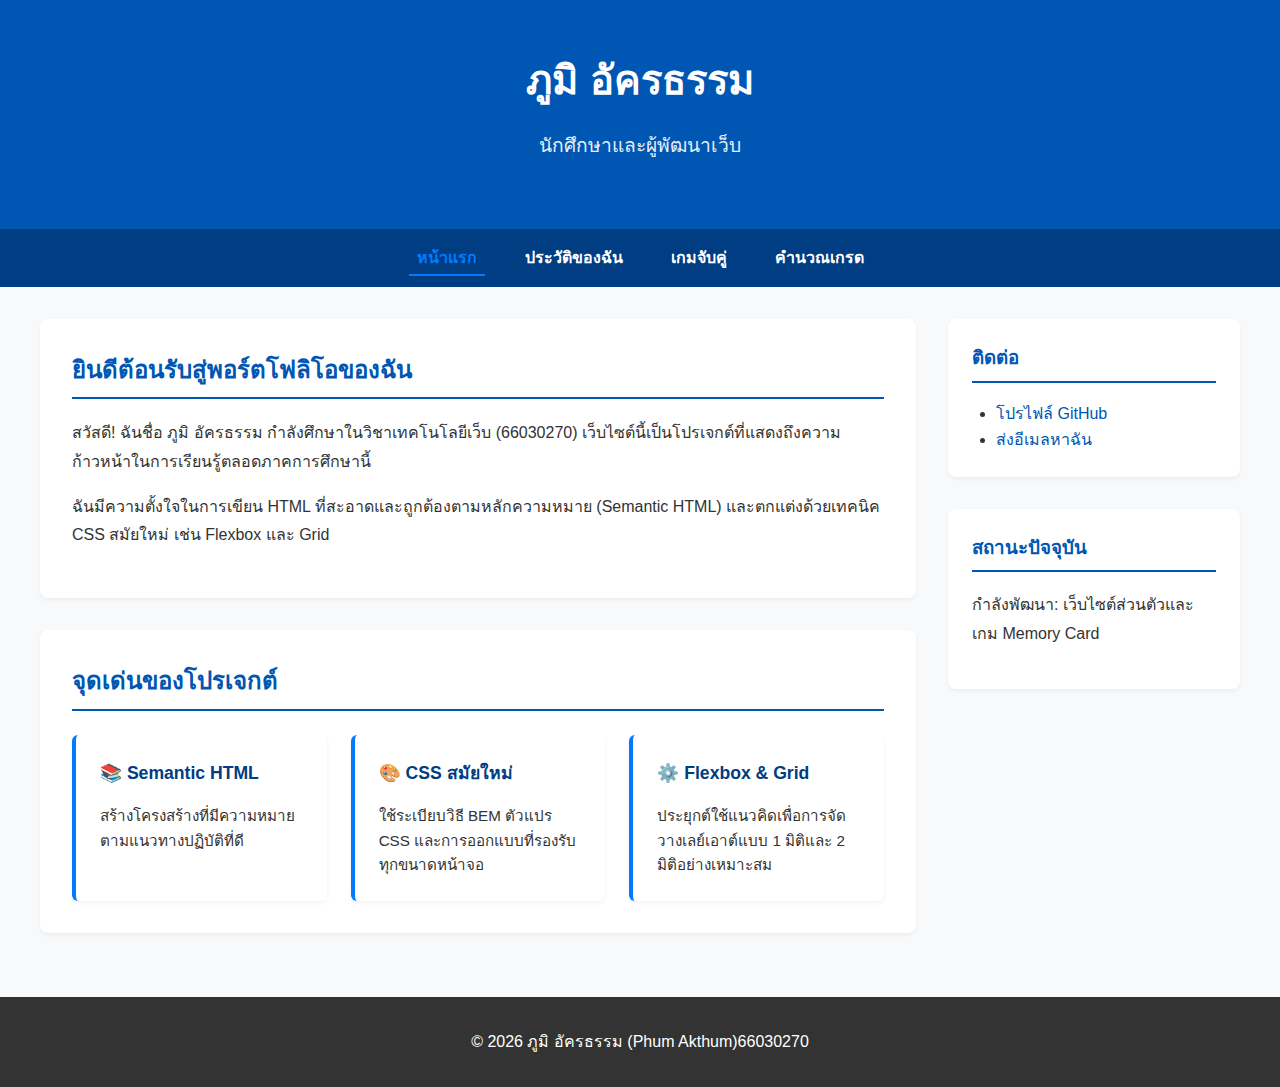
<file: index.html>
<!DOCTYPE html>
<html lang="th">

<head>
    <meta charset="UTF-8">
    <meta name="viewport" content="width=device-width, initial-scale=1.0">
    <meta name="description"
        content="เว็บไซต์ส่วนตัวของภูมิ อัครธรรม นักศึกษา KMITL แสดงพอร์ตโฟลิโอ ประวัติย่อ และโปรเจกต์ JavaScript">
    <meta name="author" content="ภูมิ อัครธรรม (Phum Akrthum)">
    <meta name="theme-color" content="#0056b3">
    <!-- Open Graph: สำหรับแชร์บนโซเชียลมีเดีย -->
    <meta property="og:title" content="ภูมิ อัครธรรม - พอร์ตโฟลิโอ">
    <meta property="og:description"
        content="เว็บไซต์ส่วนตัวของภูมิ อัครธรรม นักศึกษา KMITL แสดงประวัติย่อและโปรเจกต์ JavaScript">
    <meta property="og:type" content="website">
    <meta property="og:url" content="https://PhumAkrthum.github.io/Personal-Website-Project-66030270/">
    <title>ภูมิ อัครธรรม - พอร์ตโฟลิโอ | เว็บไซต์ส่วนตัว</title>
    <link rel="stylesheet" href="css/style.css">
</head>

<body>
    <header class="header">
        <h1 class="header__title">ภูมิ อัครธรรม</h1>
        <p class="header__subtitle">นักศึกษาและผู้พัฒนาเว็บ</p>
    </header>

    <nav class="nav">
        <ul class="nav__list">
            <li class="nav__item"><a href="index.html" class="nav__link nav__link--active">หน้าแรก</a></li>
            <li class="nav__item"><a href="cv.html" class="nav__link">ประวัติของฉัน</a></li>
            <li class="nav__item"><a href="app.html" class="nav__link">เกมจับคู่</a></li>
            <li class="nav__item"><a href="gpa.html" class="nav__link">คำนวณเกรด</a></li>
        </ul>
    </nav>

    <!-- Progressive Enhancement: แจ้งเตือนถ้าปิด JavaScript -->
    <noscript>
        <div
            style="background:#fff3cd;color:#856404;text-align:center;padding:0.75rem;border-bottom:1px solid #ffc107;">
            ⚠️ บางฟีเจอร์ของเว็บไซต์นี้ต้องใช้ JavaScript เปิด JavaScript เพื่อประสบการณ์ที่ดีที่สุด
        </div>
    </noscript>

    <main class="main-content">
        <article class="main-content__article">
            <section id="about" class="card">
                <h2 class="card__title">ยินดีต้อนรับสู่พอร์ตโฟลิโอของฉัน</h2>
                <div class="card__content">
                    <p class="card__text">สวัสดี! ฉันชื่อ ภูมิ อัครธรรม กำลังศึกษาในวิชาเทคโนโลยีเว็บ
                        (66030270) เว็บไซต์นี้เป็นโปรเจกต์ที่แสดงถึงความก้าวหน้าในการเรียนรู้ตลอดภาคการศึกษานี้</p>
                    <p class="card__text">ฉันมีความตั้งใจในการเขียน HTML ที่สะอาดและถูกต้องตามหลักความหมาย (Semantic
                        HTML) และตกแต่งด้วยเทคนิค
                        CSS สมัยใหม่ เช่น Flexbox และ Grid</p>
                </div>
            </section>

            <section id="features" class="card">
                <h2 class="card__title">จุดเด่นของโปรเจกต์</h2>
                <div class="feature-grid">
                    <div class="feature-item">
                        <h3 class="feature-item__title">📚 Semantic HTML</h3>
                        <p class="feature-item__desc">สร้างโครงสร้างที่มีความหมายตามแนวทางปฏิบัติที่ดี
                        </p>
                    </div>
                    <div class="feature-item">
                        <h3 class="feature-item__title">🎨 CSS สมัยใหม่</h3>
                        <p class="feature-item__desc">ใช้ระเบียบวิธี BEM ตัวแปร CSS และการออกแบบที่รองรับทุกขนาดหน้าจอ
                        </p>
                    </div>
                    <div class="feature-item">
                        <h3 class="feature-item__title">⚙️ Flexbox & Grid</h3>
                        <p class="feature-item__desc">ประยุกต์ใช้แนวคิดเพื่อการจัดวางเลย์เอาต์แบบ 1 มิติและ
                            2 มิติอย่างเหมาะสม</p>
                    </div>
                </div>
            </section>
        </article>

        <aside class="main-content__sidebar">
            <div class="card card--small">
                <h3 class="card__title">ติดต่อ</h3>
                <ul class="card__list">
                    <li><a href="https://github.com/PhumAkrthum" target="_blank" rel="noopener"
                            class="card__link">โปรไฟล์ GitHub</a>
                    </li>
                    <li><a href="mailto:contact@example.com" class="card__link">ส่งอีเมลหาฉัน</a></li>
                </ul>
            </div>
            <div class="card card--small">
                <h3 class="card__title">สถานะปัจจุบัน</h3>
                <p class="card__text">กำลังพัฒนา: เว็บไซต์ส่วนตัวและเกม Memory Card</p>
            </div>
        </aside>
    </main>

    <footer class="footer">
        <p class="footer__text">&copy; 2026 ภูมิ อัครธรรม (Phum Akthum)66030270</p>
    </footer>

    <script src="js/script.js" defer></script>
</body>

</html>
</file>
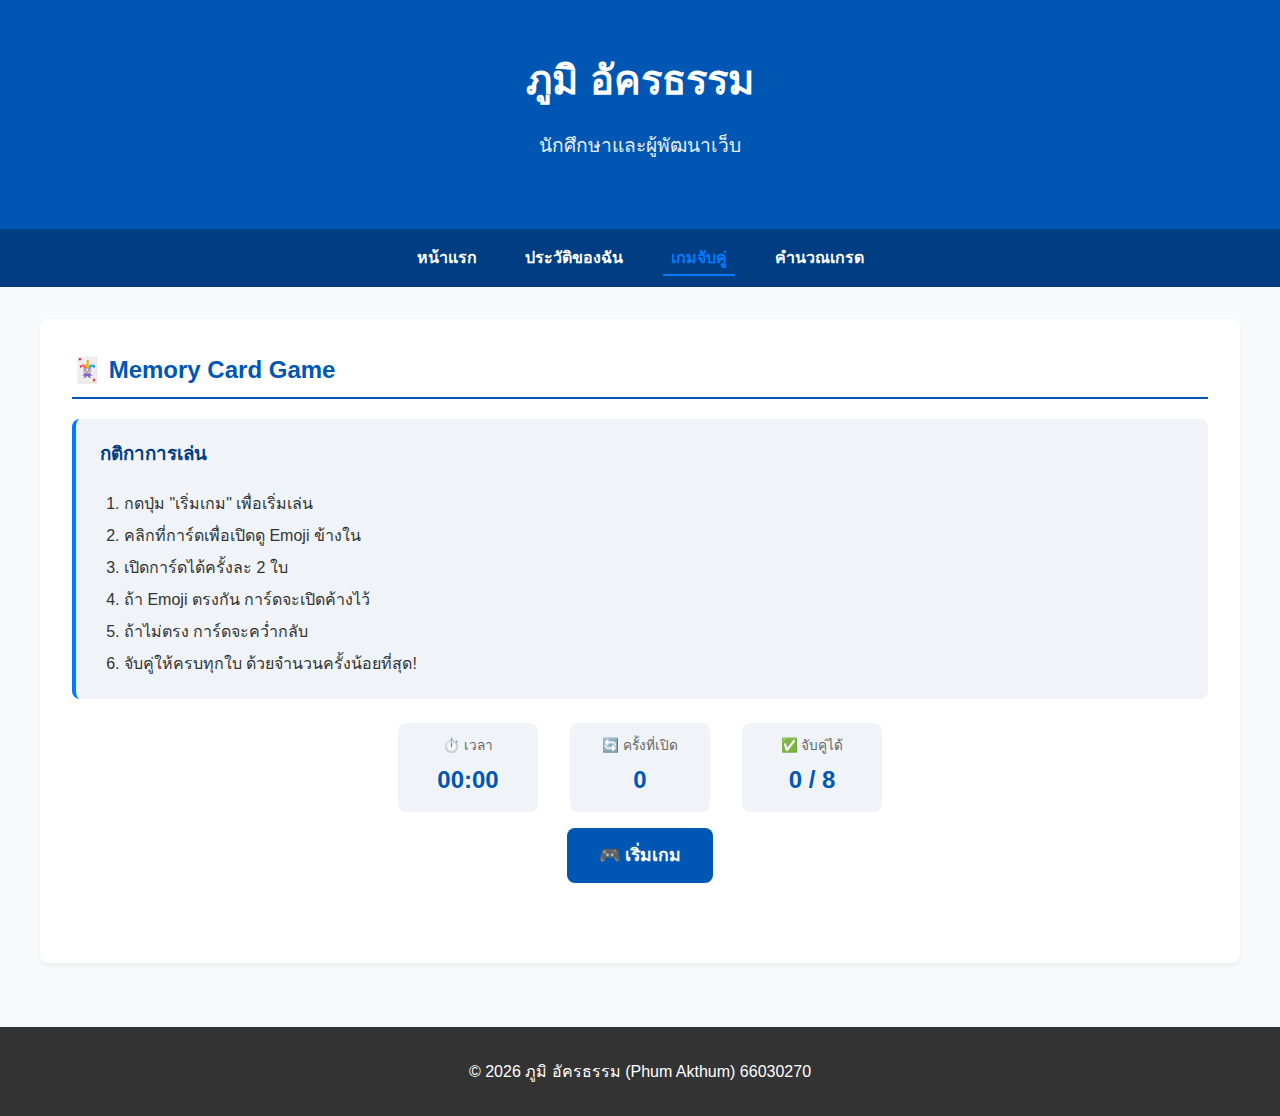
<file: app.html>
<!DOCTYPE html>
<html lang="th">

<head>
    <meta charset="UTF-8">
    <meta name="viewport" content="width=device-width, initial-scale=1.0">
    <meta name="description"
        content="เกม Memory Card จับคู่การ์ด Emoji ฝึกความจำ สร้างด้วย JavaScript พร้อมจับเวลาและบันทึกสถิติ">
    <meta name="author" content="ภูมิ อัครธรรม (Phum Akrthum)">
    <meta name="theme-color" content="#0056b3">
    <!-- Open Graph -->
    <meta property="og:title" content="Memory Card Game - ภูมิ อัครธรรม">
    <meta property="og:description"
        content="เกมจับคู่การ์ด Emoji ฝึกความจำ สร้างด้วย JavaScript พร้อมจับเวลาและบันทึกสถิติ">
    <meta property="og:type" content="website">
    <meta property="og:url" content="https://PhumAkrthum.github.io/Personal-Website-Project-66030270/app.html">
    <title>Memory Card Game - ภูมิ อัครธรรม | เว็บไซต์ส่วนตัว</title>
    <link rel="stylesheet" href="css/style.css">
    <link rel="stylesheet" href="css/game.css">
</head>

<body>
    <header class="header">
        <h1 class="header__title">ภูมิ อัครธรรม</h1>
        <p class="header__subtitle">นักศึกษาและผู้พัฒนาเว็บ</p>
    </header>

    <nav class="nav">
        <ul class="nav__list">
            <li class="nav__item"><a href="index.html" class="nav__link">หน้าแรก</a></li>
            <li class="nav__item"><a href="cv.html" class="nav__link">ประวัติของฉัน</a></li>
            <li class="nav__item"><a href="app.html" class="nav__link nav__link--active">เกมจับคู่</a></li>
            <li class="nav__item"><a href="gpa.html" class="nav__link">คำนวณเกรด</a></li>
        </ul>
    </nav>

    <main class="main-content" style="grid-template-columns: 1fr;">

        <!-- Progressive Enhancement: เนื้อหาที่แสดงแม้ปิด JavaScript -->
        <article class="main-content__article">
            <section class="card">
                <h2 class="card__title">🃏 Memory Card Game</h2>

                <!-- กฎกติกา: แสดงเสมอแม้ไม่มี JS (Progressive Enhancement) -->
                <noscript>
                    <div class="game-noscript">
                        <p>⚠️ เกมนี้ต้องใช้ JavaScript ในการทำงาน กรุณาเปิด JavaScript ในเบราว์เซอร์ของคุณ</p>
                    </div>
                </noscript>

                <div class="game-rules">
                    <h3>กติกาการเล่น</h3>
                    <ol>
                        <li>กดปุ่ม "เริ่มเกม" เพื่อเริ่มเล่น</li>
                        <li>คลิกที่การ์ดเพื่อเปิดดู Emoji ข้างใน</li>
                        <li>เปิดการ์ดได้ครั้งละ 2 ใบ</li>
                        <li>ถ้า Emoji ตรงกัน การ์ดจะเปิดค้างไว้</li>
                        <li>ถ้าไม่ตรง การ์ดจะคว่ำกลับ</li>
                        <li>จับคู่ให้ครบทุกใบ ด้วยจำนวนครั้งน้อยที่สุด!</li>
                    </ol>
                </div>

                <!-- ส่วนควบคุมเกม -->
                <div class="game-controls" id="gameControls">
                    <div class="game-stats">
                        <div class="game-stats__item">
                            <span class="game-stats__label">⏱️ เวลา</span>
                            <span class="game-stats__value" id="timer">00:00</span>
                        </div>
                        <div class="game-stats__item">
                            <span class="game-stats__label">🔄 ครั้งที่เปิด</span>
                            <span class="game-stats__value" id="moves">0</span>
                        </div>
                        <div class="game-stats__item">
                            <span class="game-stats__label">✅ จับคู่ได้</span>
                            <span class="game-stats__value" id="pairs">0 / 8</span>
                        </div>
                    </div>
                    <button class="game-btn" id="startBtn">🎮 เริ่มเกม</button>
                </div>

                <!-- กระดานเกม: การ์ด 4x4 -->
                <div class="game-board" id="gameBoard">
                    <!-- การ์ดจะถูกสร้างโดย JavaScript -->
                </div>

                <!-- ข้อความชนะ -->
                <div class="game-win" id="gameWin" hidden>
                    <h3 class="game-win__title">🎉 ยินดีด้วย!</h3>
                    <p class="game-win__text" id="winMessage"></p>
                    <button class="game-btn" id="restartBtn">🔄 เล่นอีกครั้ง</button>
                </div>

            </section>
        </article>
    </main>

    <footer class="footer">
        <p class="footer__text">&copy; 2026 ภูมิ อัครธรรม (Phum Akthum) 66030270</p>
    </footer>

    <script src="js/script.js"></script>
    <script src="js/game.js"></script>
</body>

</html>
</file>
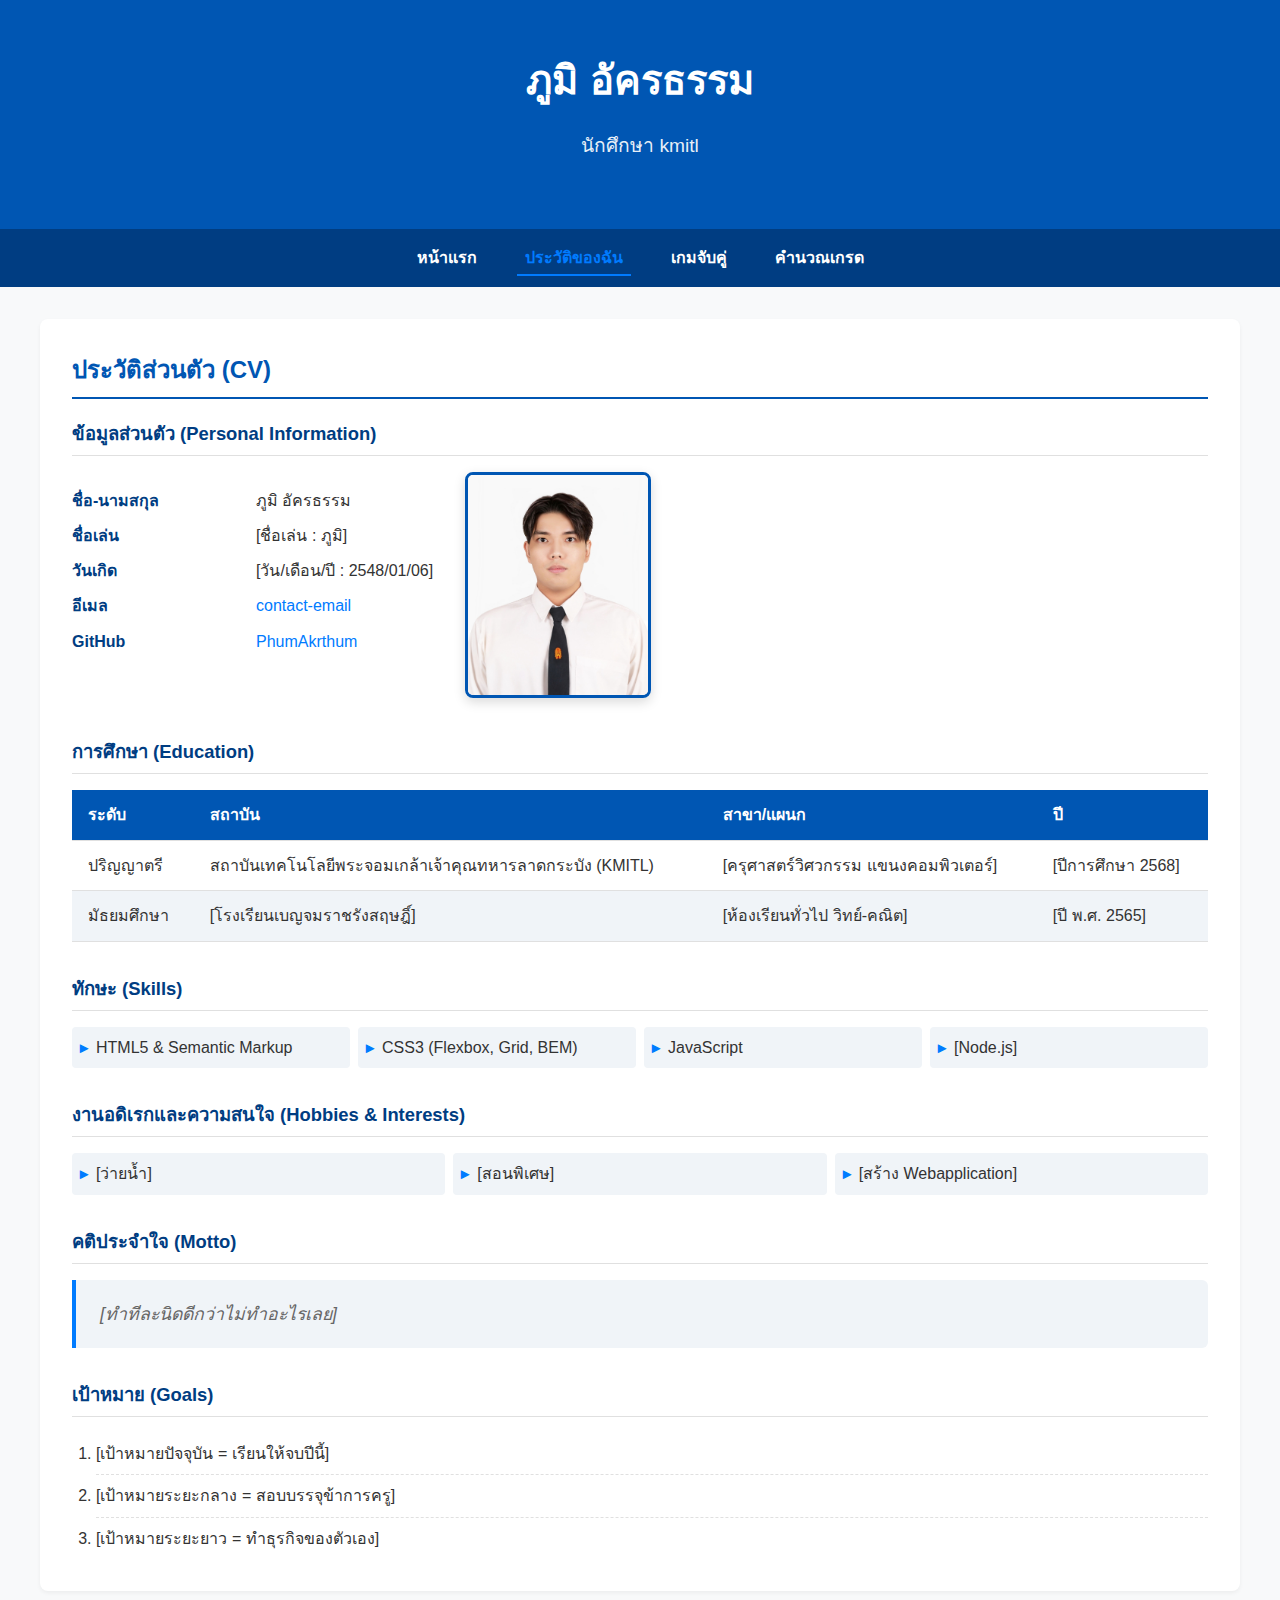
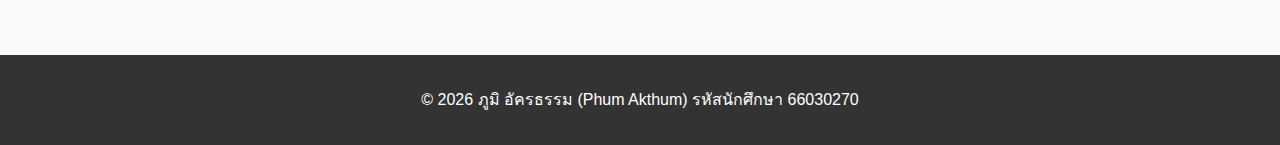
<file: cv.html>
<!DOCTYPE html>
<html lang="th">

<head>
    <meta charset="UTF-8">
    <meta name="viewport" content="width=device-width, initial-scale=1.0">
    <meta name="description"
        content="ประวัติส่วนตัว (CV) ของภูมิ อัครธรรม นักศึกษา KMITL ข้อมูลการศึกษา ทักษะ และเป้าหมาย">
    <meta name="author" content="ภูมิ อัครธรรม (Phum Akrthum)">
    <meta name="theme-color" content="#0056b3">
    <!-- Open Graph -->
    <meta property="og:title" content="ประวัติของฉัน - ภูมิ อัครธรรม">
    <meta property="og:description" content="ประวัติส่วนตัว การศึกษา ทักษะ และเป้าหมายของภูมิ อัครธรรม นักศึกษา KMITL">
    <meta property="og:type" content="profile">
    <meta property="og:url" content="https://PhumAkrthum.github.io/Personal-Website-Project-66030270/cv.html">
    <title>ประวัติของฉัน - ภูมิ อัครธรรม | เว็บไซต์ส่วนตัว</title>
    <link rel="stylesheet" href="css/style.css">
</head>

<body>
    <header class="header">
        <h1 class="header__title">ภูมิ อัครธรรม</h1>
        <p class="header__subtitle">นักศึกษา kmitl</p>
    </header>

    <nav class="nav">
        <ul class="nav__list">
            <li class="nav__item"><a href="index.html" class="nav__link">หน้าแรก</a></li>
            <li class="nav__item"><a href="cv.html" class="nav__link nav__link--active">ประวัติของฉัน</a></li>
            <li class="nav__item"><a href="app.html" class="nav__link">เกมจับคู่</a></li>
            <li class="nav__item"><a href="gpa.html" class="nav__link">คำนวณเกรด</a></li>
        </ul>
    </nav>

    <!-- Progressive Enhancement: แจ้งเตือนถ้าปิด JavaScript -->
    <noscript>
        <div
            style="background:#fff3cd;color:#856404;text-align:center;padding:0.75rem;border-bottom:1px solid #ffc107;">
            ⚠️ บางฟีเจอร์ของเว็บไซต์นี้ต้องใช้ JavaScript เปิด JavaScript เพื่อประสบการณ์ที่ดีที่สุด
        </div>
    </noscript>

    <main class="main-content">
        <article class="main-content__article" style="grid-column: 1 / -1;">
            <section id="cv" class="card">
                <h2 class="card__title">ประวัติส่วนตัว (CV)</h2>
                <div class="card__content">


                    <h3>ข้อมูลส่วนตัว (Personal Information)</h3>
                    <div class="cv-profile">
                        <dl class="cv-info">
                            <dt>ชื่อ-นามสกุล</dt>
                            <dd>ภูมิ อัครธรรม</dd>

                            <dt>ชื่อเล่น</dt>
                            <dd>[ชื่อเล่น : ภูมิ]</dd>

                            <dt>วันเกิด</dt>
                            <dd>[วัน/เดือน/ปี : 2548/01/06]</dd>

                            <dt>อีเมล</dt>
                            <dd><a href="66030270@kmitl.ac.th">contact-email</a></dd>

                            <dt>GitHub</dt>
                            <dd><a href="https://github.com/PhumAkrthum" target="_blank" rel="noopener">PhumAkrthum</a>
                            </dd>
                        </dl>
                        <figure class="cv-photo">
                            <img src="img/Phum.jpg" alt="รูปโปรไฟล์ของภูมิ อัครธรรม นักศึกษา KMITL"
                                class="cv-photo__img" width="180" height="220" loading="lazy">
                        </figure>
                    </div>


                    <h3>การศึกษา (Education)</h3>
                    <table class="cv-table">
                        <thead>
                            <tr>
                                <th>ระดับ</th>
                                <th>สถาบัน</th>
                                <th>สาขา/แผนก</th>
                                <th>ปี</th>
                            </tr>
                        </thead>
                        <tbody>
                            <tr>
                                <td>ปริญญาตรี</td>
                                <td>สถาบันเทคโนโลยีพระจอมเกล้าเจ้าคุณทหารลาดกระบัง (KMITL)</td>
                                <td>[ครุศาสตร์วิศวกรรม แขนงคอมพิวเตอร์]</td>
                                <td>[ปีการศึกษา 2568]</td>
                            </tr>
                            <tr>
                                <td>มัธยมศึกษา</td>
                                <td>[โรงเรียนเบญจมราชรังสฤษฎิ์]</td>
                                <td>[ห้องเรียนทั่วไป วิทย์-คณิต]</td>
                                <td>[ปี พ.ศ. 2565]</td>
                            </tr>
                        </tbody>
                    </table>


                    <h3>ทักษะ (Skills)</h3>
                    <ul class="cv-list">
                        <li>HTML5 &amp; Semantic Markup</li>
                        <li>CSS3 (Flexbox, Grid, BEM)</li>
                        <li>JavaScript</li>
                        <li>[Node.js]</li>
                    </ul>


                    <h3>งานอดิเรกและความสนใจ (Hobbies &amp; Interests)</h3>
                    <ul class="cv-list">
                        <li>[ว่ายน้ำ]</li>
                        <li>[สอนพิเศษ]</li>
                        <li>[สร้าง Webapplication]</li>
                    </ul>


                    <h3>คติประจำใจ (Motto)</h3>
                    <blockquote class="cv-quote">
                        <p>[ทำทีละนิดดีกว่าไม่ทำอะไรเลย]</p>
                    </blockquote>


                    <h3>เป้าหมาย (Goals)</h3>
                    <ol class="cv-goals">
                        <li>[เป้าหมายปัจจุบัน = เรียนให้จบปีนี้]</li>
                        <li>[เป้าหมายระยะกลาง = สอบบรรจุข้าการครู]</li>
                        <li>[เป้าหมายระยะยาว = ทำธุรกิจของตัวเอง]</li>
                    </ol>

                </div>
            </section>
        </article>
    </main>

    <footer class="footer">
        <p class="footer__text">&copy; 2026 ภูมิ อัครธรรม (Phum Akthum) รหัสนักศึกษา 66030270</p>
    </footer>

    <script src="js/script.js"></script>
</body>

</html>
</file>
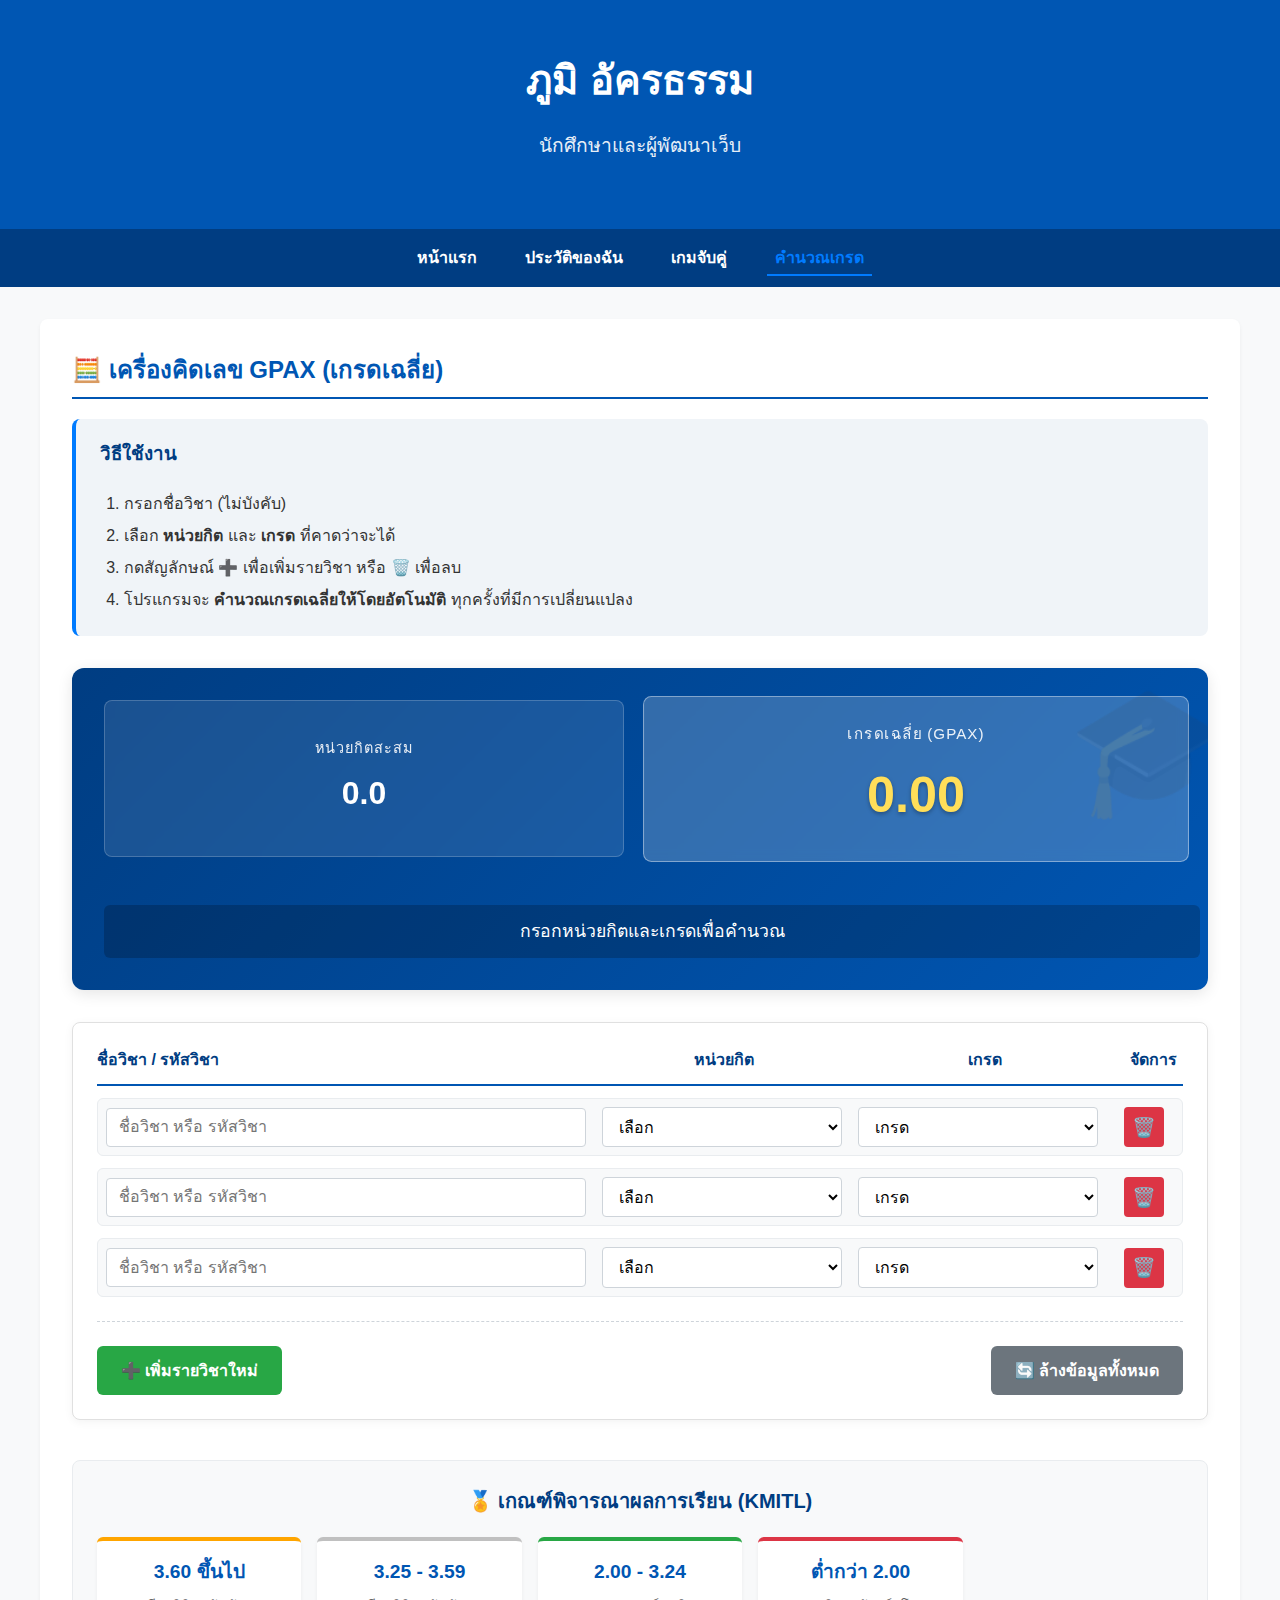
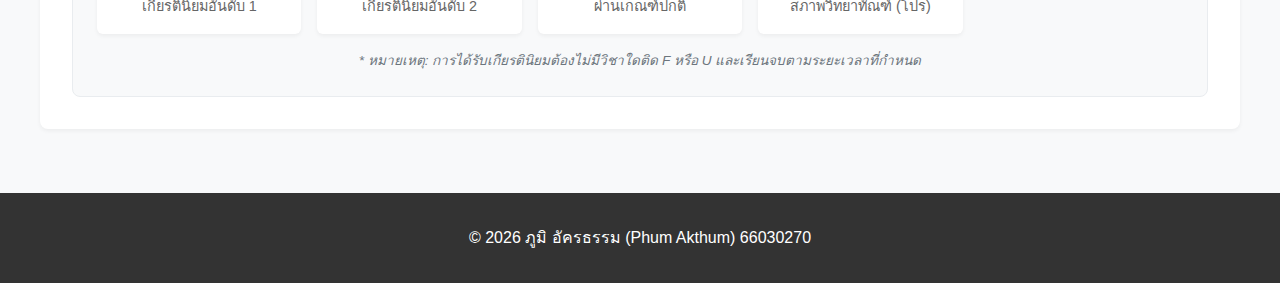
<file: gpa.html>
<!DOCTYPE html>
<html lang="th">

<head>
    <meta charset="UTF-8">
    <meta name="viewport" content="width=device-width, initial-scale=1.0">
    <meta name="description" content="โปรแกรมคำนวณเกรดเฉลี่ย (GPAX) สำหรับนักศึกษา สร้างด้วย JavaScript">
    <meta name="author" content="ภูมิ อัครธรรม (Phum Akrthum)">
    <meta name="theme-color" content="#0056b3">
    <!-- Open Graph -->
    <meta property="og:title" content="GPAX Calculator - ภูมิ อัครธรรม">
    <meta property="og:description" content="โปรแกรมช่วยคำนวณเกรดเฉลี่ยสะสม (GPAX) สำหรับนักศึกษา">
    <meta property="og:type" content="website">
    <meta property="og:url" content="https://PhumAkrthum.github.io/Personal-Website-Project-66030270/gpa.html">
    <title>GPAX Calculator - ภูมิ อัครธรรม | เว็บไซต์ส่วนตัว</title>
    <link rel="stylesheet" href="css/style.css">
    <link rel="stylesheet" href="css/gpa.css">
</head>

<body>
    <header class="header">
        <h1 class="header__title">ภูมิ อัครธรรม</h1>
        <p class="header__subtitle">นักศึกษาและผู้พัฒนาเว็บ</p>
    </header>

    <nav class="nav">
        <ul class="nav__list">
            <li class="nav__item"><a href="index.html" class="nav__link">หน้าแรก</a></li>
            <li class="nav__item"><a href="cv.html" class="nav__link">ประวัติของฉัน</a></li>
            <li class="nav__item"><a href="app.html" class="nav__link">เกมจับคู่</a></li>
            <li class="nav__item"><a href="gpa.html" class="nav__link nav__link--active">คำนวณเกรด</a></li>
        </ul>
    </nav>

    <main class="main-content" style="grid-template-columns: 1fr;">

        <!-- Progressive Enhancement: เนื้อหาที่แสดงแม้ปิด JavaScript -->
        <article class="main-content__article">
            <section class="card">
                <h2 class="card__title">🧮 เครื่องคิดเลข GPAX (เกรดเฉลี่ย)</h2>

                <!-- กรณีปิด JavaScript -->
                <noscript>
                    <div class="gpa-noscript">
                        <p>⚠️ แอปพลิเคชันคำนวณเกรดต้องใช้ JavaScript ในการทำงาน กรุณาเปิดใช้งาน JavaScript
                            ในเบราว์เซอร์ของคุณ</p>
                    </div>
                </noscript>

                <div class="gpa-container" id="gpaContainer">

                    <div class="gpa-instructions">
                        <h3>วิธีใช้งาน</h3>
                        <ol>
                            <li>กรอกชื่อวิชา (ไม่บังคับ)</li>
                            <li>เลือก <strong>หน่วยกิต</strong> และ <strong>เกรด</strong> ที่คาดว่าจะได้</li>
                            <li>กดสัญลักษณ์ ➕ เพื่อเพิ่มรายวิชา หรือ 🗑️ เพื่อลบ</li>
                            <li>โปรแกรมจะ <strong>คำนวณเกรดเฉลี่ยให้โดยอัตโนมัติ</strong> ทุกครั้งที่มีการเปลี่ยนแปลง
                            </li>
                        </ol>
                    </div>

                    <!-- ส่วนแสดงผลลัพธ์ -->
                    <div class="gpa-result-box">
                        <div class="gpa-result-item">
                            <span class="gpa-result-label">หน่วยกิตสะสม</span>
                            <span class="gpa-result-value" id="totalCredits">0.0</span>
                        </div>
                        <div class="gpa-result-item gpa-result-item--highlight">
                            <span class="gpa-result-label">เกรดเฉลี่ย (GPAX)</span>
                            <span class="gpa-result-value gpa-result-value--large" id="gpaxScore">0.00</span>
                        </div>
                        <div class="gpa-result-message" id="gpaMessage">มาเริ่มคำนวณเกรดกันเถอะ!</div>
                    </div>

                    <!-- ฟอร์มกรอกข้อมูล (CSS Grid) -->
                    <div class="gpa-form">
                        <div class="gpa-form-header">
                            <div>ชื่อวิชา / รหัสวิชา</div>
                            <div>หน่วยกิต</div>
                            <div>เกรด</div>
                            <div>จัดการ</div>
                        </div>

                        <!-- รายการวิชาจะถูกเพิ่มด้วย JavaScript ที่นี่ -->
                        <div id="courseList" class="gpa-course-list">
                            <!-- แถวตัวอย่างที่จะถูกลบออกเมื่อ JS โหลด -->
                        </div>

                        <div class="gpa-actions">
                            <button type="button" class="gpa-btn gpa-btn--add" id="addCourseBtn">
                                ➕ เพิ่มรายวิชาใหม่
                            </button>
                            <button type="button" class="gpa-btn gpa-btn--clear" id="clearAllBtn">
                                🔄 ล้างข้อมูลทั้งหมด
                            </button>
                        </div>
                    </div>

                    <!-- เกณฑ์การให้คะแนน (เกียรตินิยม) -->
                    <div class="gpa-criteria">
                        <h3 class="gpa-criteria-title">🏅 เกณฑ์พิจารณาผลการเรียน (KMITL)</h3>
                        <div class="gpa-criteria-grid">
                            <div class="gpa-criteria-item gpa-criteria-item--first">
                                <span class="gpa-criteria-score">3.60 ขึ้นไป</span>
                                <span class="gpa-criteria-desc">เกียรตินิยมอันดับ 1</span>
                            </div>
                            <div class="gpa-criteria-item gpa-criteria-item--second">
                                <span class="gpa-criteria-score">3.25 - 3.59</span>
                                <span class="gpa-criteria-desc">เกียรตินิยมอันดับ 2</span>
                            </div>
                            <div class="gpa-criteria-item gpa-criteria-item--normal">
                                <span class="gpa-criteria-score">2.00 - 3.24</span>
                                <span class="gpa-criteria-desc">ผ่านเกณฑ์ปกติ</span>
                            </div>
                            <div class="gpa-criteria-item gpa-criteria-item--danger">
                                <span class="gpa-criteria-score">ต่ำกว่า 2.00</span>
                                <span class="gpa-criteria-desc">สภาพวิทยาทัณฑ์ (โปร)</span>
                            </div>
                        </div>
                        <p class="gpa-criteria-note">* หมายเหตุ: การได้รับเกียรตินิยมต้องไม่มีวิชาใดติด F หรือ U
                            และเรียนจบตามระยะเวลาที่กำหนด</p>
                    </div>

                </div>

            </section>
        </article>
    </main>

    <footer class="footer">
        <p class="footer__text">&copy; 2026 ภูมิ อัครธรรม (Phum Akthum) 66030270</p>
    </footer>

    <script src="js/script.js"></script>
    <script src="js/gpa.js"></script>
</body>

</html>
</file>
<file: css/style.css>
/* CSS Variables - Design System */
:root {
    --primary-color: #0056b3;
    /* Professional Blue */
    --secondary-color: #003d82;
    /* Darker Blue */
    --accent-color: #007bff;
    /* Light Blue for highlights */
    --text-main: #333333;
    --text-light: #666666;
    --bg-main: #f8f9fa;
    /* Light gray for soft background */
    --bg-white: #ffffff;
}

body {
    font-family: 'Segoe UI', Tahoma, Geneva, Verdana, sans-serif;
    margin: 0;
    padding: 0;
    background-color: var(--bg-main);
    color: var(--text-main);
    line-height: 1.6;
}

/* Blocks and Elements (BEM Methodology) */

.header {
    background-color: var(--primary-color);
    color: var(--bg-white);
    padding: 3rem 0;
    text-align: center;
    box-shadow: 0 4px 6px rgba(0, 0, 0, 0.1);
}

.header__title {
    margin: 0;
    font-size: 2.5rem;
}

.header__subtitle {
    font-size: 1.2rem;
    opacity: 0.9;
}

.nav {
    background-color: var(--secondary-color);
    padding: 1rem 0;
}

.nav__list {
    list-style-type: none;
    margin: 0;
    padding: 0;
    /* Module 03: Flexbox Container */
    display: flex;
    flex-direction: row;
    /* Default Main Axis */
    justify-content: center;
    /* Align along Main Axis */
    align-items: center;
    /* Align along Cross Axis */
    flex-wrap: wrap;
    /* Allow wrapping on small screens */
    gap: 2rem;
}

.nav__link {
    color: var(--bg-white);
    text-decoration: none;
    font-weight: bold;
    transition: color 0.3s ease;
    padding: 0.5rem;
    /* Better click area */
}

.nav__link:hover {
    color: var(--accent-color);
}

.nav__link--active {
    color: var(--accent-color);
    border-bottom: 2px solid var(--accent-color);
}

/* Module 03: CSS Grid for Main Layout */
.main-content {
    max-width: 1200px;
    margin: 2rem auto;
    padding: 0 1rem;
    display: grid;
    /* 2 columns: 3fr for article, 1fr for sidebar (75% / 25% roughly) */
    grid-template-columns: 3fr 1fr;
    gap: 2rem;
}

/* Ensure child elements take up their grid areas */
/* .main-content__article is implicitly placed in column 1 */

.main-content__sidebar {
    /* Implicitly placed in column 2 */
    display: flex;
    flex-direction: column;
    gap: 2rem;
}

/* Module 03: CSS Grid for Feature Items */
.feature-grid {
    display: grid;
    /* Create responsive columns that fill the space, minimum 200px wide */
    grid-template-columns: repeat(auto-fit, minmax(200px, 1fr));
    gap: 1.5rem;
    margin-top: 1.5rem;
}

.feature-item {
    background: var(--bg-white);
    padding: 1.5rem;
    border-radius: 6px;
    border-left: 4px solid var(--accent-color);
    box-shadow: 0 2px 4px rgba(0, 0, 0, 0.05);
}

.feature-item__title {
    margin-top: 0;
    color: var(--secondary-color);
    font-size: 1.1rem;
}

.feature-item__desc {
    margin-bottom: 0;
    font-size: 0.95rem;
}

.card {
    background: var(--bg-white);
    padding: 2rem;
    border-radius: 8px;
    box-shadow: 0 2px 4px rgba(0, 0, 0, 0.05);
    /* For spacing if not in a grid/flex container */
    margin-bottom: 2rem;
}

.main-content__article .card:last-child {
    margin-bottom: 0;
}

.card--small {
    padding: 1.5rem;
    margin-bottom: 0;
    /* Override because sidebar uses flex gap */
}

.card__title {
    color: var(--primary-color);
    border-bottom: 2px solid var(--primary-color);
    padding-bottom: 0.5rem;
    margin-top: 0;
}

.card__text {
    line-height: 1.8;
}

.card__list {
    padding-left: 1.5rem;
    margin-bottom: 0;
}

.card__link {
    color: var(--primary-color);
    text-decoration: none;
    font-weight: 500;
}

.card__link:hover {
    text-decoration: underline;
    color: var(--accent-color);
}

/* === CV Page Styles === */

/* Profile section: Flex container วางข้อมูลส่วนตัวและรูปโปรไฟล์เคียงกัน */
.cv-profile {
    display: flex;
    gap: 2rem;
    align-items: flex-start;
    margin: 1rem 0 2rem;
}

.cv-photo {
    margin: 0;
    flex-shrink: 0;
}

.cv-photo__img {
    width: 180px;
    height: 220px;
    object-fit: cover;
    border-radius: 8px;
    border: 3px solid var(--primary-color);
    box-shadow: 0 4px 12px rgba(0, 0, 0, 0.15);
}

/* Definition List: ข้อมูลส่วนตัว - ใช้ Grid แบ่ง 2 คอลัมน์ (label : value) */
.cv-info {
    display: grid;
    grid-template-columns: 160px 1fr;
    gap: 0.6rem 1.5rem;
    margin: 1rem 0 2rem;
    padding: 0;
}

.cv-info dt {
    font-weight: bold;
    color: var(--secondary-color);
}

.cv-info dd {
    margin: 0;
}

.cv-info dd a {
    color: var(--accent-color);
    text-decoration: none;
}

.cv-info dd a:hover {
    text-decoration: underline;
}

/* Table: การศึกษา */
.cv-table {
    width: 100%;
    border-collapse: collapse;
    margin: 1rem 0 2rem;
}

.cv-table th,
.cv-table td {
    padding: 0.75rem 1rem;
    text-align: left;
    border-bottom: 1px solid #e0e0e0;
}

.cv-table thead th {
    background-color: var(--primary-color);
    color: var(--bg-white);
    font-weight: 600;
}

.cv-table tbody tr:nth-child(even) {
    background-color: #f0f4f8;
}

.cv-table tbody tr:hover {
    background-color: #e2eaf3;
    transition: background-color 0.2s ease;
}

/* Unordered List: ทักษะ / งานอดิเรก */
.cv-list {
    list-style: none;
    padding: 0;
    margin: 1rem 0 2rem;
    display: grid;
    grid-template-columns: repeat(auto-fit, minmax(200px, 1fr));
    gap: 0.5rem;
}

.cv-list li {
    padding: 0.5rem 0.75rem;
    padding-left: 1.5rem;
    position: relative;
    background-color: #f0f4f8;
    border-radius: 4px;
    transition: background-color 0.2s ease;
}

.cv-list li::before {
    content: "▸";
    position: absolute;
    left: 0.5rem;
    color: var(--accent-color);
    font-weight: bold;
}

.cv-list li:hover {
    background-color: #e2eaf3;
}

/* Blockquote: คติประจำใจ */
.cv-quote {
    margin: 1rem 0 2rem;
    padding: 1.25rem 1.5rem;
    border-left: 4px solid var(--accent-color);
    background-color: #f0f4f8;
    border-radius: 0 6px 6px 0;
    font-style: italic;
    color: var(--text-light);
}

.cv-quote p {
    margin: 0;
    font-size: 1.1rem;
}

/* Ordered List: เป้าหมาย */
.cv-goals {
    margin: 1rem 0 0;
    padding-left: 1.5rem;
}

.cv-goals li {
    padding: 0.5rem 0;
    border-bottom: 1px dashed #e0e0e0;
}

.cv-goals li:last-child {
    border-bottom: none;
}

/* CV Page: h3 section titles */
.card__content h3 {
    color: var(--secondary-color);
    margin-top: 1.5rem;
    margin-bottom: 0.5rem;
    font-size: 1.15rem;
    border-bottom: 1px solid #e0e0e0;
    padding-bottom: 0.4rem;
}

.card__content h3:first-child {
    margin-top: 0;
}

/* =============================================
   Responsive Design - Media Queries ทุกหน้า
   ============================================= */

/* --- Tablet (max-width: 1024px) --- */
@media (max-width: 1024px) {

    /* เปลี่ยนเป็น 1 คอลัมน์เมื่อหน้าจอไม่กว้างพอ */
    .main-content {
        grid-template-columns: 1fr;
    }

    /* Sidebar ย้ายลงล่าง → วาง card แนวนอน */
    .main-content__sidebar {
        flex-direction: row;
        flex-wrap: wrap;
    }

    .main-content__sidebar .card--small {
        flex: 1 1 200px;
    }
}

/* --- Mobile / Tablet เล็ก (max-width: 768px) --- */
@media (max-width: 768px) {

    /* Header: ลดขนาด */
    .header {
        padding: 2rem 1rem;
    }

    .header__title {
        font-size: 2rem;
    }

    .header__subtitle {
        font-size: 1rem;
    }

    /* Nav: gap แคบลง */
    .nav__list {
        gap: 0.75rem 1.25rem;
    }

    /* Main Content: padding ลด */
    .main-content {
        grid-template-columns: 1fr;
        padding: 0 0.75rem;
        margin: 1.5rem auto;
    }

    /* Card: padding ลด */
    .card {
        padding: 1.5rem;
    }

    /* Feature Grid: stack เป็น 1 คอลัมน์ */
    .feature-grid {
        grid-template-columns: 1fr;
    }

    /* CV Profile: stack แนวตั้ง + center */
    .cv-profile {
        flex-direction: column;
        align-items: center;
        text-align: center;
    }

    .cv-photo__img {
        width: 150px;
        height: 190px;
    }

    /* CV Info: 1 คอลัมน์ */
    .cv-info {
        grid-template-columns: 1fr;
        text-align: left;
    }

    .cv-info dt {
        margin-top: 0.5rem;
    }

    /* CV Table: font ลด */
    .cv-table {
        font-size: 0.85rem;
    }

    .cv-table th,
    .cv-table td {
        padding: 0.5rem;
    }

    /* CV List: 1 คอลัมน์ */
    .cv-list {
        grid-template-columns: 1fr;
    }

    /* Sidebar: stack กลับเป็นแนวตั้ง */
    .main-content__sidebar {
        flex-direction: column;
    }

    /* Footer: ลด padding */
    .footer {
        padding: 1.5rem 1rem;
        margin-top: 2rem;
    }
}

/* --- มือถือเล็ก (max-width: 480px) --- */
@media (max-width: 480px) {

    /* Header: ขนาดกะทัดรัด */
    .header {
        padding: 1.5rem 0.75rem;
    }

    .header__title {
        font-size: 1.6rem;
    }

    .header__subtitle {
        font-size: 0.9rem;
    }

    /* Nav: แคบลงอีก */
    .nav {
        padding: 0.75rem 0;
    }

    .nav__list {
        gap: 0.4rem 0.75rem;
    }

    .nav__link {
        font-size: 0.85rem;
        padding: 0.35rem;
    }

    /* Card: padding แคบสุด */
    .card {
        padding: 1.25rem;
        margin-bottom: 1.25rem;
    }

    .card__title {
        font-size: 1.15rem;
    }

    /* Feature Item: padding ลด */
    .feature-item {
        padding: 1rem;
    }

    .feature-item__title {
        font-size: 1rem;
    }

    .feature-item__desc {
        font-size: 0.85rem;
    }

    /* CV Photo: ย่อลงอีก */
    .cv-photo__img {
        width: 120px;
        height: 155px;
    }

    /* CV Quote: font ลด */
    .cv-quote p {
        font-size: 1rem;
    }

    /* Footer */
    .footer {
        padding: 1.25rem 0.75rem;
    }

    .footer__text {
        font-size: 0.85rem;
    }
}

/* === Footer === */

.footer {
    background-color: var(--text-main);
    color: var(--bg-white);
    text-align: center;
    padding: 2rem 0;
    margin-top: 4rem;
}

.footer__text {
    margin: 0;
}
</file>
<file: css/game.css>
/* ===================================
   Memory Card Game - CSS Styles
   =================================== */

/* Progressive Enhancement:
   ซ่อนส่วนควบคุมเกมไว้ก่อน จะแสดงเมื่อ JS เพิ่ม class .game--ready */
.game-controls,
.game-board,
.game-win {
    display: none;
}

/* เมื่อ JS พร้อม จะเพิ่ม .game--ready ที่ body แล้วแสดงส่วนเหล่านี้ */
.game--ready .game-controls {
    display: block;
}

.game--ready .game-board {
    display: grid;
    grid-template-columns: repeat(4, 1fr);
    gap: 0.75rem;
    max-width: 500px;
    margin: 0 auto 1.5rem;
}

/* กฎกติกา */
.game-rules {
    background-color: #f0f4f8;
    border-radius: 8px;
    padding: 1.25rem 1.5rem;
    margin-bottom: 1.5rem;
    border-left: 4px solid var(--accent-color);
}

.game-rules h3 {
    margin-top: 0;
    color: var(--secondary-color);
}

.game-rules ol {
    margin-bottom: 0;
    padding-left: 1.5rem;
}

.game-rules li {
    padding: 0.2rem 0;
}

/* Noscript: แจ้งเตือนเมื่อปิด JavaScript */
.game-noscript {
    background-color: #fff3cd;
    color: #856404;
    padding: 1rem 1.5rem;
    border-radius: 8px;
    border: 1px solid #ffc107;
    margin-bottom: 1.5rem;
    text-align: center;
    font-weight: bold;
}

/* ส่วนควบคุม: สถิติ + ปุ่ม */
.game-controls {
    margin-bottom: 1.5rem;
    text-align: center;
}

.game-stats {
    display: flex;
    justify-content: center;
    gap: 2rem;
    margin-bottom: 1rem;
    flex-wrap: wrap;
}

.game-stats__item {
    display: flex;
    flex-direction: column;
    align-items: center;
    gap: 0.25rem;
    background: #f0f4f8;
    padding: 0.75rem 1.25rem;
    border-radius: 8px;
    min-width: 100px;
}

.game-stats__label {
    font-size: 0.85rem;
    color: var(--text-light);
}

.game-stats__value {
    font-size: 1.5rem;
    font-weight: bold;
    color: var(--primary-color);
}

/* ปุ่มเกม */
.game-btn {
    background-color: var(--primary-color);
    color: var(--bg-white);
    border: none;
    padding: 0.85rem 2rem;
    font-size: 1.1rem;
    font-weight: bold;
    border-radius: 8px;
    cursor: pointer;
    transition: background-color 0.3s ease, transform 0.15s ease;
}

.game-btn:hover {
    background-color: var(--secondary-color);
    transform: translateY(-2px);
}

.game-btn:active {
    transform: translateY(0);
}

/* กระดานเกม: CSS Grid 4x4 */
.game-board {
    display: grid;
    grid-template-columns: repeat(4, 1fr);
    gap: 0.75rem;
    max-width: 500px;
    margin: 0 auto 1.5rem;
}

/* === การ์ด: Flip Animation === */
.game-card {
    aspect-ratio: 1;
    perspective: 600px;
    cursor: pointer;
}

.game-card__inner {
    position: relative;
    width: 100%;
    height: 100%;
    transition: transform 0.5s ease;
    transform-style: preserve-3d;
}

/* เมื่อการ์ดถูกเปิด */
.game-card--flipped .game-card__inner {
    transform: rotateY(180deg);
}

/* หน้า/หลังการ์ด */
.game-card__front,
.game-card__back {
    position: absolute;
    width: 100%;
    height: 100%;
    backface-visibility: hidden;
    border-radius: 10px;
    display: flex;
    align-items: center;
    justify-content: center;
    font-size: 2.5rem;
    user-select: none;
}

/* หลังการ์ด (แสดงตอนยังไม่เปิด) */
.game-card__back {
    background: linear-gradient(135deg, var(--primary-color), var(--secondary-color));
    color: var(--bg-white);
    box-shadow: 0 3px 8px rgba(0, 0, 0, 0.15);
}

/* หน้าการ์ด (แสดง Emoji ตอนเปิด) */
.game-card__front {
    background-color: var(--bg-white);
    border: 2px solid var(--accent-color);
    transform: rotateY(180deg);
    box-shadow: 0 3px 8px rgba(0, 0, 0, 0.1);
}

/* เมื่อจับคู่สำเร็จ */
.game-card--matched .game-card__front {
    background-color: #d4edda;
    border-color: #28a745;
}

.game-card--matched {
    cursor: default;
}

/* Disable ขณะตรวจสอบ */
.game-board--locked .game-card {
    pointer-events: none;
}

/* ข้อความชนะ */
.game-win {
    text-align: center;
    background: linear-gradient(135deg, #d4edda, #c3e6cb);
    padding: 2rem;
    border-radius: 12px;
    margin-top: 1rem;
}

.game-win__title {
    font-size: 2rem;
    margin-top: 0;
    color: #155724;
}

.game-win__text {
    font-size: 1.1rem;
    color: #155724;
    margin-bottom: 1.5rem;
}

/* =============================================
   Responsive Design - Game Page
   ============================================= */

/* --- Tablet (max-width: 768px) --- */
@media (max-width: 768px) {

    .game--ready .game-board {
        max-width: 400px;
        gap: 0.6rem;
    }

    .game-board {
        max-width: 400px;
        gap: 0.6rem;
    }

    .game-card__front,
    .game-card__back {
        font-size: 2rem;
    }

    .game-rules {
        padding: 1rem 1.25rem;
    }

    .game-rules li {
        font-size: 0.9rem;
    }
}

/* --- มือถือเล็ก (max-width: 480px) --- */
@media (max-width: 480px) {

    .game--ready .game-board {
        max-width: 300px;
        gap: 0.4rem;
    }

    .game-board {
        max-width: 300px;
        gap: 0.4rem;
    }

    .game-card__front,
    .game-card__back {
        font-size: 1.6rem;
        border-radius: 6px;
    }

    .game-card {
        perspective: 400px;
    }

    /* สถิติ */
    .game-stats {
        gap: 0.5rem;
    }

    .game-stats__item {
        padding: 0.4rem 0.6rem;
        min-width: 70px;
    }

    .game-stats__label {
        font-size: 0.75rem;
    }

    .game-stats__value {
        font-size: 1.1rem;
    }

    /* ปุ่ม: เต็มความกว้าง */
    .game-btn {
        width: 100%;
        padding: 0.7rem 1.5rem;
        font-size: 1rem;
    }

    /* กฎกติกา */
    .game-rules {
        padding: 0.75rem 1rem;
        font-size: 0.85rem;
    }

    .game-rules h3 {
        font-size: 1rem;
    }

    /* หน้าจอชนะ */
    .game-win {
        padding: 1.25rem;
    }

    .game-win__title {
        font-size: 1.5rem;
    }

    .game-win__text {
        font-size: 0.95rem;
    }
}
</file>
<file: css/gpa.css>
/* ===================================
   GPAX Calculator - CSS Styles
   =================================== */

/* Progressive Enhancement */
.gpa-noscript {
    background-color: #fff3cd;
    color: #856404;
    padding: 1rem 1.5rem;
    border-radius: 8px;
    border: 1px solid #ffc107;
    margin-bottom: 1.5rem;
    text-align: center;
    font-weight: bold;
}

.gpa-container {
    display: none;
}

/* เมื่อ JS พร้อม จะนำกติกามาแสดง */
.gpa-ready .gpa-container {
    display: block;
}

/* คำแนะนำวิธีใช้ */
.gpa-instructions {
    background-color: #f0f4f8;
    border-radius: 8px;
    padding: 1.25rem 1.5rem;
    margin-bottom: 2rem;
    border-left: 4px solid var(--accent-color);
}

.gpa-instructions h3 {
    margin-top: 0;
    color: var(--secondary-color);
}

.gpa-instructions ol {
    margin-bottom: 0;
    padding-left: 1.5rem;
}

.gpa-instructions li {
    padding: 0.2rem 0;
}

/* ===================================
   ส่วนแสดงผลลัพธ์เกรดเฉลี่ย (Flexbox)
   =================================== */
.gpa-result-box {
    display: grid;
    grid-template-columns: 1fr 1fr;
    align-items: stretch;
    gap: 2rem;
    background: linear-gradient(135deg, var(--secondary-color), var(--primary-color));
    color: var(--bg-white);
    padding: 2rem;
    border-radius: 12px;
    margin-bottom: 2rem;
    box-shadow: 0 4px 15px rgba(0, 0, 0, 0.1);
    position: relative;
    overflow: hidden;
}

/* ใส่ลวดลายพื้นหลังจางๆ ให้ดูเท่ */
.gpa-result-box::after {
    content: "🎓";
    position: absolute;
    font-size: 8rem;
    opacity: 0.1;
    right: -20px;
    top: -20px;
    pointer-events: none;
}

.gpa-result-item {
    display: flex;
    flex-direction: column;
    align-items: center;
    justify-content: center;
    background: rgba(255, 255, 255, 0.1);
    padding: 1.5rem 2rem;
    border-radius: 8px;
    backdrop-filter: blur(5px);
    -webkit-backdrop-filter: blur(5px);
    border: 1px solid rgba(255, 255, 255, 0.2);
    width: 100%;
    box-sizing: border-box;
}

.gpa-result-item--highlight {
    background: rgba(255, 255, 255, 0.2);
    border: 1px solid rgba(255, 255, 255, 0.4);
    transform: scale(1.05);
}

.gpa-result-label {
    font-size: 0.9rem;
    text-transform: uppercase;
    letter-spacing: 1px;
    margin-bottom: 0.5rem;
    opacity: 0.9;
}

.gpa-result-value {
    font-size: 2rem;
    font-weight: bold;
}

.gpa-result-value--large {
    font-size: 3rem;
    color: #ffde59;
    /* สีทองสำหรับเกรด */
    text-shadow: 0 2px 4px rgba(0, 0, 0, 0.3);
}

/* ข้อความให้กำลังใจ */
.gpa-result-message {
    grid-column: 1 / -1;
    width: 100%;
    text-align: center;
    font-size: 1.1rem;
    font-weight: 500;
    margin-top: 1rem;
    background: rgba(0, 0, 0, 0.2);
    padding: 0.75rem;
    border-radius: 6px;
}

.gpa-result-message.honors {
    background: rgba(40, 167, 69, 0.8);
    /* สีเขียวสำหรับเกียรตินิยม */
}

.gpa-result-message.warning {
    background: rgba(220, 53, 69, 0.8);
    /* สีแดงสำหรับโปร */
}

/* ===================================
   ฟอร์มตาราง (CSS Grid)
   =================================== */
.gpa-form {
    background: #ffffff;
    border-radius: 8px;
    padding: 1.5rem;
    box-shadow: 0 2px 10px rgba(0, 0, 0, 0.05);
    border: 1px solid #e0e0e0;
}

/* หัวตาราง */
.gpa-form-header {
    display: grid;
    grid-template-columns: 2fr 1fr 1fr 60px;
    gap: 1rem;
    padding-bottom: 0.75rem;
    margin-bottom: 0.75rem;
    border-bottom: 2px solid var(--primary-color);
    font-weight: bold;
    color: var(--secondary-color);
    text-align: center;
}

.gpa-form-header div:first-child {
    text-align: left;
}

/* รายการวิชา */
.gpa-course-list {
    display: flex;
    flex-direction: column;
    gap: 0.75rem;
}

/* แต่ละแถววิชา (ใช้ Grid เหมือนหัวตาราง) */
.gpa-course-row {
    display: grid;
    grid-template-columns: 2fr 1fr 1fr 60px;
    gap: 1rem;
    align-items: center;
    padding: 0.5rem;
    background-color: #f8f9fa;
    border-radius: 6px;
    border: 1px solid #e9ecef;
    transition: all 0.2s ease;
}

.gpa-course-row:hover {
    border-color: #ced4da;
    box-shadow: 0 2px 5px rgba(0, 0, 0, 0.05);
}

/* Input Styles */
.gpa-input {
    width: 100%;
    padding: 0.6rem 0.75rem;
    border: 1px solid #ced4da;
    border-radius: 4px;
    font-size: 1rem;
    font-family: inherit;
    box-sizing: border-box;
    transition: border-color 0.2s;
}

.gpa-input:focus {
    outline: none;
    border-color: var(--accent-color);
    box-shadow: 0 0 0 3px rgba(0, 123, 255, 0.25);
}

select.gpa-input {
    cursor: pointer;
    background-color: #fff;
}

/* ปุ่มจัดการแถว */
.gpa-btn-remove {
    background-color: #dc3545;
    color: white;
    border: none;
    border-radius: 4px;
    width: 40px;
    height: 40px;
    font-size: 1.2rem;
    cursor: pointer;
    display: flex;
    justify-content: center;
    align-items: center;
    margin: 0 auto;
    transition: background-color 0.2s;
}

.gpa-btn-remove:hover {
    background-color: #c82333;
}

/* ปุ่ม Actions ด้านล่างตาราง */
.gpa-actions {
    display: flex;
    justify-content: space-between;
    margin-top: 1.5rem;
    padding-top: 1.5rem;
    border-top: 1px dashed #ced4da;
}

.gpa-btn {
    padding: 0.75rem 1.5rem;
    border: none;
    border-radius: 6px;
    font-size: 1rem;
    font-weight: bold;
    cursor: pointer;
    transition: all 0.2s ease;
    display: flex;
    align-items: center;
    gap: 0.5rem;
}

.gpa-btn--add {
    background-color: #28a745;
    color: white;
}

.gpa-btn--add:hover {
    background-color: #218838;
    transform: translateY(-2px);
}

.gpa-btn--clear {
    background-color: #6c757d;
    color: white;
}

.gpa-btn--clear:hover {
    background-color: #5a6268;
}

/* ===================================
   ตารางเกณฑ์คะแนนเกียรตินิยม
   =================================== */
.gpa-criteria {
    margin-top: 2.5rem;
    background-color: #f8f9fa;
    border-radius: 8px;
    padding: 1.5rem;
    border: 1px solid #e9ecef;
}

.gpa-criteria-title {
    margin-top: 0;
    color: var(--secondary-color);
    text-align: center;
    margin-bottom: 1.25rem;
    font-size: 1.25rem;
}

.gpa-criteria-grid {
    display: grid;
    grid-template-columns: repeat(5, 1fr);
    gap: 1rem;
    margin-bottom: 1rem;
}

.gpa-criteria-item {
    display: flex;
    flex-direction: column;
    align-items: center;
    text-align: center;
    padding: 1rem;
    border-radius: 6px;
    background-color: white;
    box-shadow: 0 2px 4px rgba(0, 0, 0, 0.05);
    border-top: 4px solid #ccc;
}

.gpa-criteria-item--gold {
    border-top-color: #FFD700;
    /* ทอง */
}

.gpa-criteria-item--first {
    border-top-color: #FFA500;
    /* ส้ม */
}

.gpa-criteria-item--second {
    border-top-color: #C0C0C0;
    /* เงิน */
}

.gpa-criteria-item--normal {
    border-top-color: #28a745;
    /* เขียว */
}

.gpa-criteria-item--danger {
    border-top-color: #dc3545;
    /* แดง */
}

.gpa-criteria-score {
    font-size: 1.2rem;
    font-weight: bold;
    color: var(--primary-color);
    margin-bottom: 0.5rem;
}

.gpa-criteria-desc {
    font-size: 0.9rem;
    color: var(--text-light);
}

.gpa-criteria-note {
    font-size: 0.85rem;
    color: #6c757d;
    margin: 0;
    text-align: center;
    font-style: italic;
}

/* =============================================
   Responsive Design - Media Queries
   ============================================= */

/* Tablet Portrait และหน้าจอมือถือ */
@media (max-width: 768px) {
    .gpa-result-box {
        grid-template-columns: 1fr;
        gap: 1rem;
        padding: 1.5rem;
    }

    .gpa-result-item {
        width: 100%;
        box-sizing: border-box;
    }

    /* ซ่อนหัวตารางบนมือถือ */
    .gpa-form-header {
        display: none;
    }

    /* เปลี่ยนแถวให้เป็นกล่องการ์ด (Stack) แทน Grid */
    .gpa-course-row {
        grid-template-columns: 1fr;
        gap: 0.75rem;
        padding: 1rem;
        position: relative;
    }

    /* เพิ่ม Label หลอกๆ ให้ช่อง input รู้ว่าคือกรอกอะไร */
    .gpa-course-row>div:nth-child(1)::before {
        content: "ชื่อวิชา: ";
        font-weight: bold;
    }

    .gpa-course-row>div:nth-child(2)::before {
        content: "หน่วยกิต: ";
        font-weight: bold;
    }

    .gpa-course-row>div:nth-child(3)::before {
        content: "เกรดที่ได้: ";
        font-weight: bold;
    }

    /* จัดปุ่มลบให้อยู่มุมขวาบนของการ์ดแต่ละแถว */
    .gpa-course-row>div.gpa-row-actions {
        position: absolute;
        top: 0.5rem;
        right: 0.5rem;
    }

    .gpa-btn-remove {
        width: 32px;
        height: 32px;
        font-size: 1rem;
    }

    /* ปรับปุ่ม Action ด้านล่าง */
    .gpa-actions {
        flex-direction: column;
        gap: 1rem;
    }

    .gpa-btn {
        width: 100%;
        justify-content: center;
    }

    .gpa-criteria-grid {
        grid-template-columns: repeat(auto-fit, minmax(150px, 1fr));
    }
}

@media (max-width: 480px) {
    .gpa-criteria-grid {
        grid-template-columns: 1fr;
    }
}
</file>
